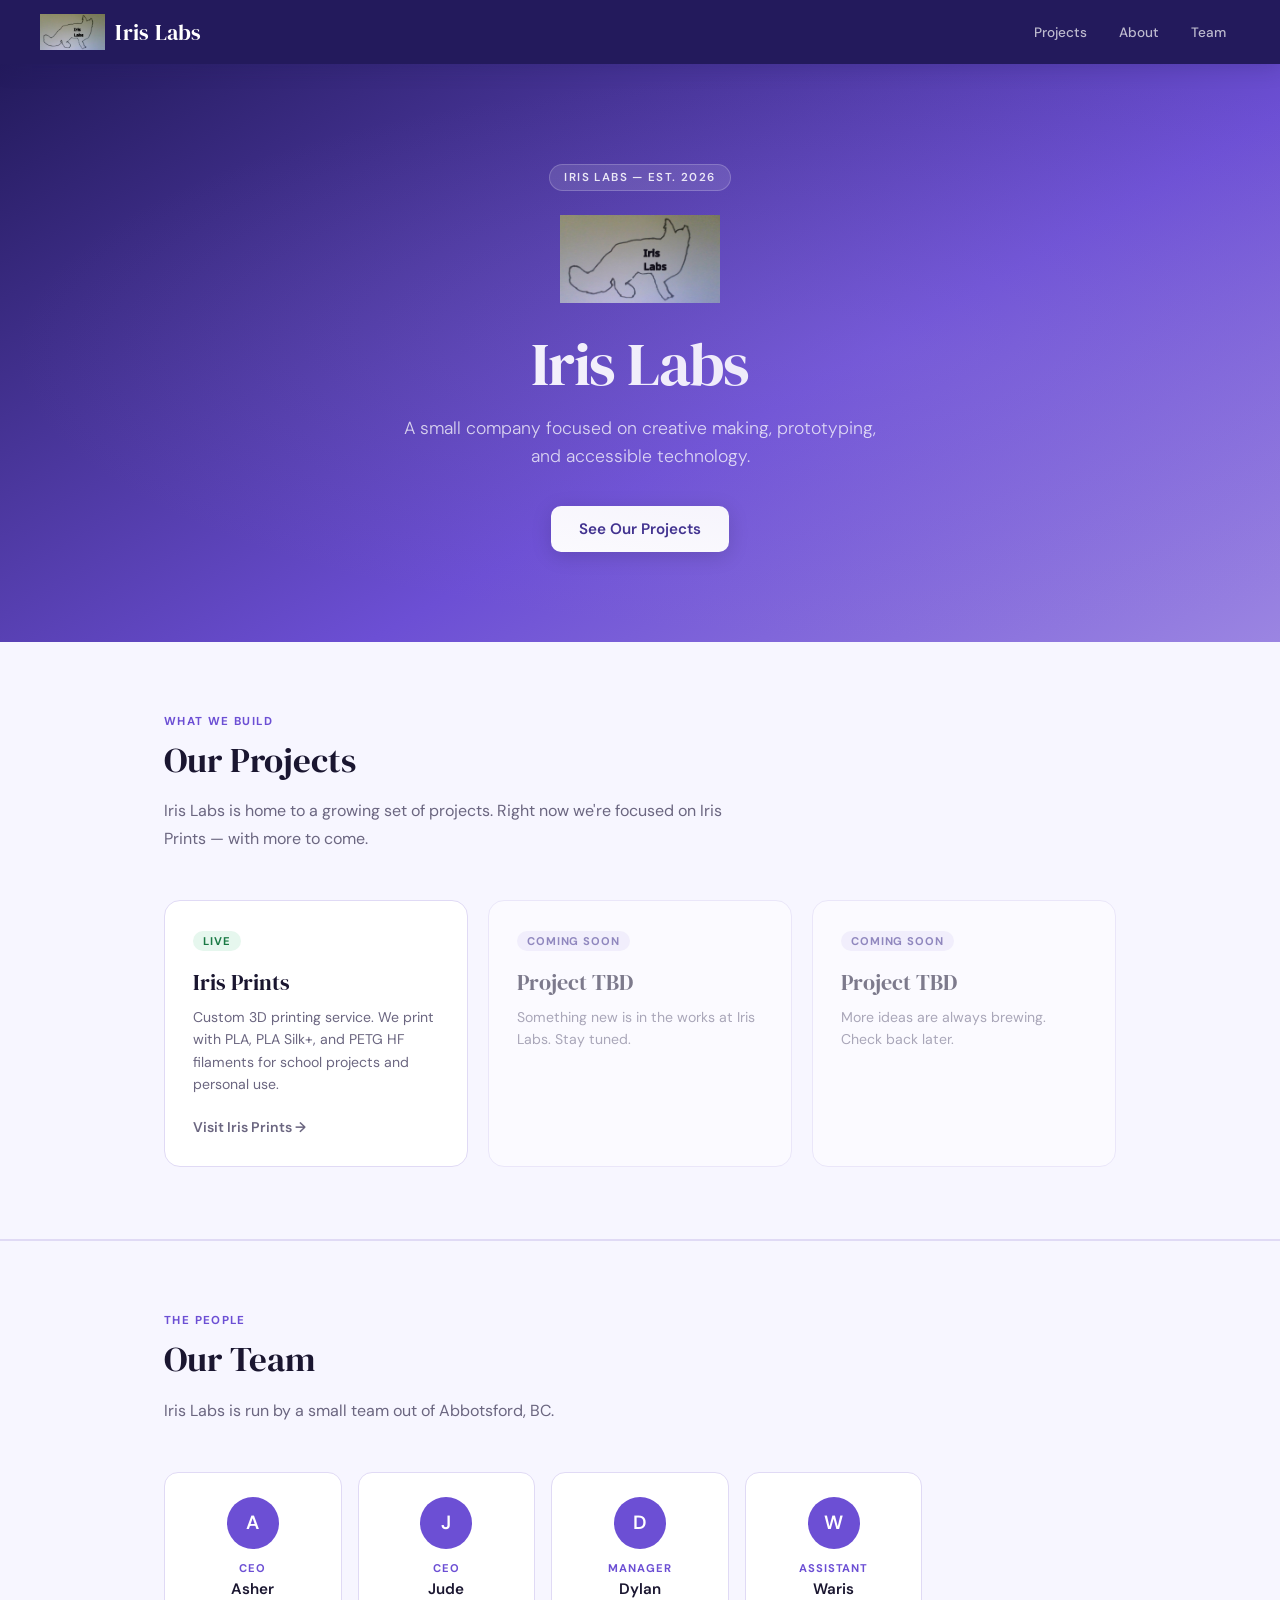
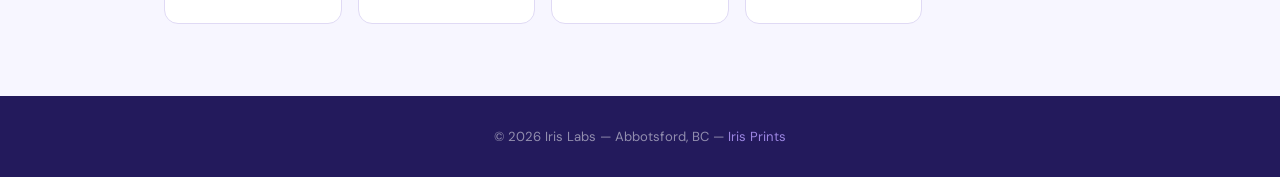
<file: index.html>
<!DOCTYPE html>
<html lang="en">
<head>
  <link rel="icon" type="image/png" href="assets/logo.png">
  <meta charset="UTF-8">
  <meta name="viewport" content="width=device-width, initial-scale=1.0">
  <title>Iris Labs</title>
  <link rel="stylesheet" href="style.css">
</head>
<body>

  <nav class="navbar">
    <a href="index.html" class="navbar-brand">
      <img src="assets/logo.png" alt="Iris Labs cat logo">
      Iris Labs
    </a>
    <div class="navbar-links">
      <a href="#projects">Projects</a>
      <a href="#about">About</a>
      <a href="#team">Team</a>
    </div>
  </nav>

  <!-- HERO -->
  <section class="hero">
    <div class="hero-eyebrow">Iris Labs — Est. 2026</div>
    <img src="assets/logo.png" alt="Iris Labs Logo" class="hero-logo">
    <h1>Iris Labs</h1>
    <p>A small company focused on creative making, prototyping, and accessible technology.</p>
    <a href="#projects" class="hero-cta">See Our Projects</a>
  </section>

  <!-- PROJECTS -->
  <section class="section" id="projects">
    <div class="container">
      <p class="section-label">What We Build</p>
      <h2>Our Projects</h2>
      <p class="section-intro">Iris Labs is home to a growing set of projects. Right now we're focused on Iris Prints — with more to come.</p>

      <div class="projects-grid">

        <a href="irisprints/index.html" class="project-card">
          <span class="project-tag tag-live">Live</span>
          <h3>Iris Prints</h3>
          <p>Custom 3D printing service. We print with PLA, PLA Silk+, and PETG HF filaments for school projects and personal use.</p>
          <p class="project-arrow">Visit Iris Prints →</p>
        </a>

        <div class="project-card coming-soon">
          <span class="project-tag tag-soon">Coming Soon</span>
          <h3>Project TBD</h3>
          <p>Something new is in the works at Iris Labs. Stay tuned.</p>
        </div>

        <div class="project-card coming-soon">
          <span class="project-tag tag-soon">Coming Soon</span>
          <h3>Project TBD</h3>
          <p>More ideas are always brewing. Check back later.</p>
        </div>

      </div>
    </div>
  </section>

  <hr class="divider">

  <hr class="divider">

  <!-- TEAM -->
  <section class="section" id="team">
    <div class="container">
      <p class="section-label">The People</p>
      <h2>Our Team</h2>
      <p class="section-intro">Iris Labs is run by a small team out of Abbotsford, BC.</p>

      <div class="team-grid">
        <div class="team-card">
          <div class="team-avatar">A</div>
          <p class="team-role">CEO</p>
          <p class="team-name">Asher</p>
        </div>
        <div class="team-card">
          <div class="team-avatar">J</div>
          <p class="team-role">CEO</p>
          <p class="team-name">Jude</p>
        </div>
        <div class="team-card">
          <div class="team-avatar">D</div>
          <p class="team-role">Manager</p>
          <p class="team-name">Dylan</p>
        </div>
        <div class="team-card">
          <div class="team-avatar">W</div>
          <p class="team-role">Assistant</p>
          <p class="team-name">Waris</p>
        </div>
      </div>
    </div>
  </section>

  <footer>
    &copy; 2026 Iris Labs &mdash; Abbotsford, BC &mdash; <a href="irisprints/index.html">Iris Prints</a>
  </footer>

</body>
</html>
</file>
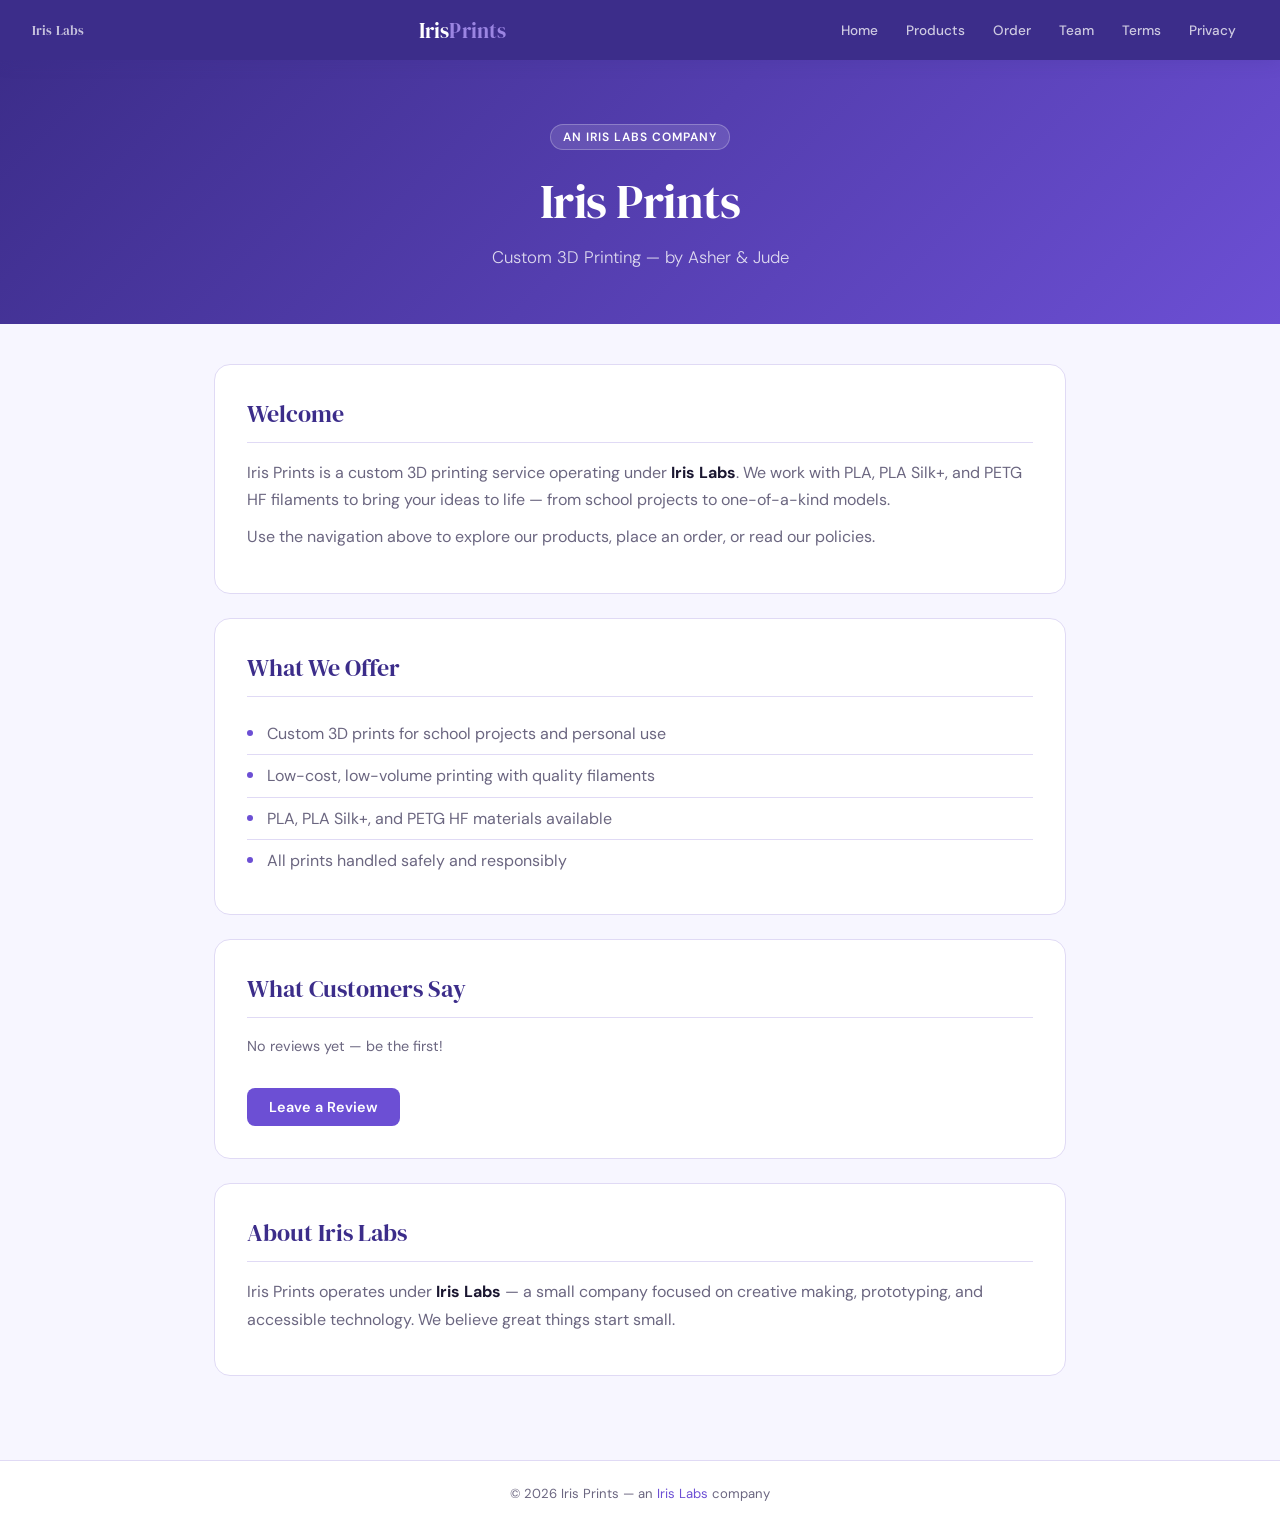
<file: irisprints/index.html>
<!DOCTYPE html>
<html lang="en">
<head>
  <link rel="icon" type="image/png" href="../assets/logo.png">
  <meta charset="UTF-8">
  <meta name="viewport" content="width=device-width, initial-scale=1.0">
  <title>Iris Prints — Home</title>
  <link rel="stylesheet" href="style.css">
</head>
<body>

  <nav class="navbar">
    <a href="../" class="navbar-brand" style="opacity:0.7;font-size:0.8rem;margin-right:12px;">Iris Labs</a><a href="index.html" class="navbar-brand">Iris<span>Prints</span></a>
    <div class="navbar-links">
      <a href="index.html">Home</a>
      <a href="products.html">Products</a>
      <a href="orders.html">Order</a>
      <a href="employees.html">Team</a>
      <a href="terms.html">Terms</a>
      <a href="privacy.html">Privacy</a>
    </div>
  </nav>

  <header>
    <div class="iris-badge">An Iris Labs Company</div>
    <h1>Iris Prints</h1>
    <p>Custom 3D Printing — by Asher &amp; Jude</p>
  </header>

  <main>
    <section>
      <h2>Welcome</h2>
      <p>Iris Prints is a custom 3D printing service operating under <strong>Iris Labs</strong>. We work with PLA, PLA Silk+, and PETG HF filaments to bring your ideas to life — from school projects to one-of-a-kind models.</p>
      <p>Use the navigation above to explore our products, place an order, or read our policies.</p>
    </section>

    <section>
      <h2>What We Offer</h2>
      <ul>
        <li>Custom 3D prints for school projects and personal use</li>
        <li>Low-cost, low-volume printing with quality filaments</li>
        <li>PLA, PLA Silk+, and PETG HF materials available</li>
        <li>All prints handled safely and responsibly</li>
      </ul>
    </section>

    <section>
      <h2>What Customers Say</h2>
      <div class="reviews-grid" id="reviews-grid">
        <p style="color:var(--muted); font-size:0.9rem;">No reviews yet — be the first!</p>
      </div>
      <div style="margin-top:20px;">
        <a href="https://docs.google.com/forms/d/e/1FAIpQLSf_dhBID1dhFHoRYi57mLxouZFIicml9muwl80RB4jFzuhenQ/viewform?usp=header" target="_blank" class="review-btn">Leave a Review</a>
      </div>
    </section>

    <section>
      <h2>About Iris Labs</h2>
      <p>Iris Prints operates under <strong>Iris Labs</strong> — a small company focused on creative making, prototyping, and accessible technology. We believe great things start small.</p>
    </section>
  </main>

  <footer>
    &copy; 2026 Iris Prints &mdash; an <a href="#">Iris Labs</a> company
  </footer>

</body>
</html>
</file>
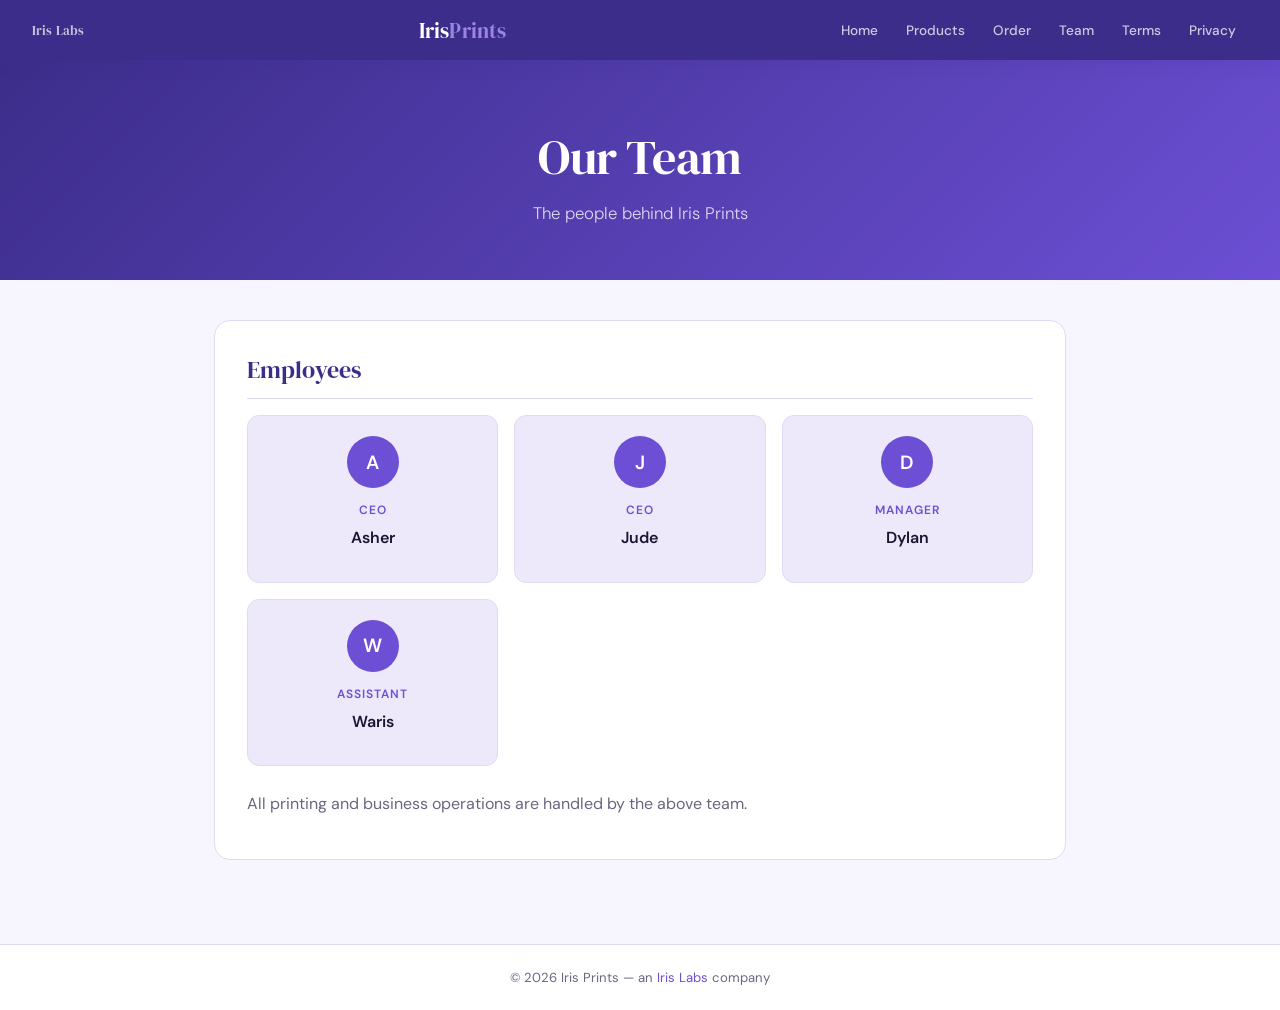
<file: irisprints/employees.html>
<!DOCTYPE html>
<html lang="en">
<head>
  <link rel="icon" type="image/png" href="../assets/logo.png">
  <meta charset="UTF-8">
  <meta name="viewport" content="width=device-width, initial-scale=1.0">
  <title>Iris Prints — Team</title>
  <link rel="stylesheet" href="style.css">
</head>
<body>

  <nav class="navbar">
    <a href="../" class="navbar-brand" style="opacity:0.7;font-size:0.8rem;margin-right:12px;">Iris Labs</a><a href="index.html" class="navbar-brand">Iris<span>Prints</span></a>
    <div class="navbar-links">
      <a href="index.html">Home</a>
      <a href="products.html">Products</a>
      <a href="orders.html">Order</a>
      <a href="employees.html">Team</a>
      <a href="terms.html">Terms</a>
      <a href="privacy.html">Privacy</a>
    </div>
  </nav>

  <header>
    <h1>Our Team</h1>
    <p>The people behind Iris Prints</p>
  </header>

  <main>
    <section>
      <h2>Employees</h2>
      <div class="employee-list">

        <div class="employee-card">
          <div class="employee-avatar">A</div>
          <p class="role">CEO</p>
          <p class="name">Asher</p>
        </div>

        <div class="employee-card">
          <div class="employee-avatar">J</div>
          <p class="role">CEO</p>
          <p class="name">Jude</p>
        </div>

        <div class="employee-card">
          <div class="employee-avatar">D</div>
          <p class="role">Manager</p>
          <p class="name">Dylan</p>
        </div>

        <div class="employee-card">
          <div class="employee-avatar">W</div>
          <p class="role">Assistant</p>
          <p class="name">Waris</p>
        </div>

      </div>
      <p style="margin-top: 24px;">All printing and business operations are handled by the above team.</p>
    </section>
  </main>

  <footer>
    &copy; 2026 Iris Prints &mdash; an <a href="#">Iris Labs</a> company
  </footer>

</body>
</html>
</file>
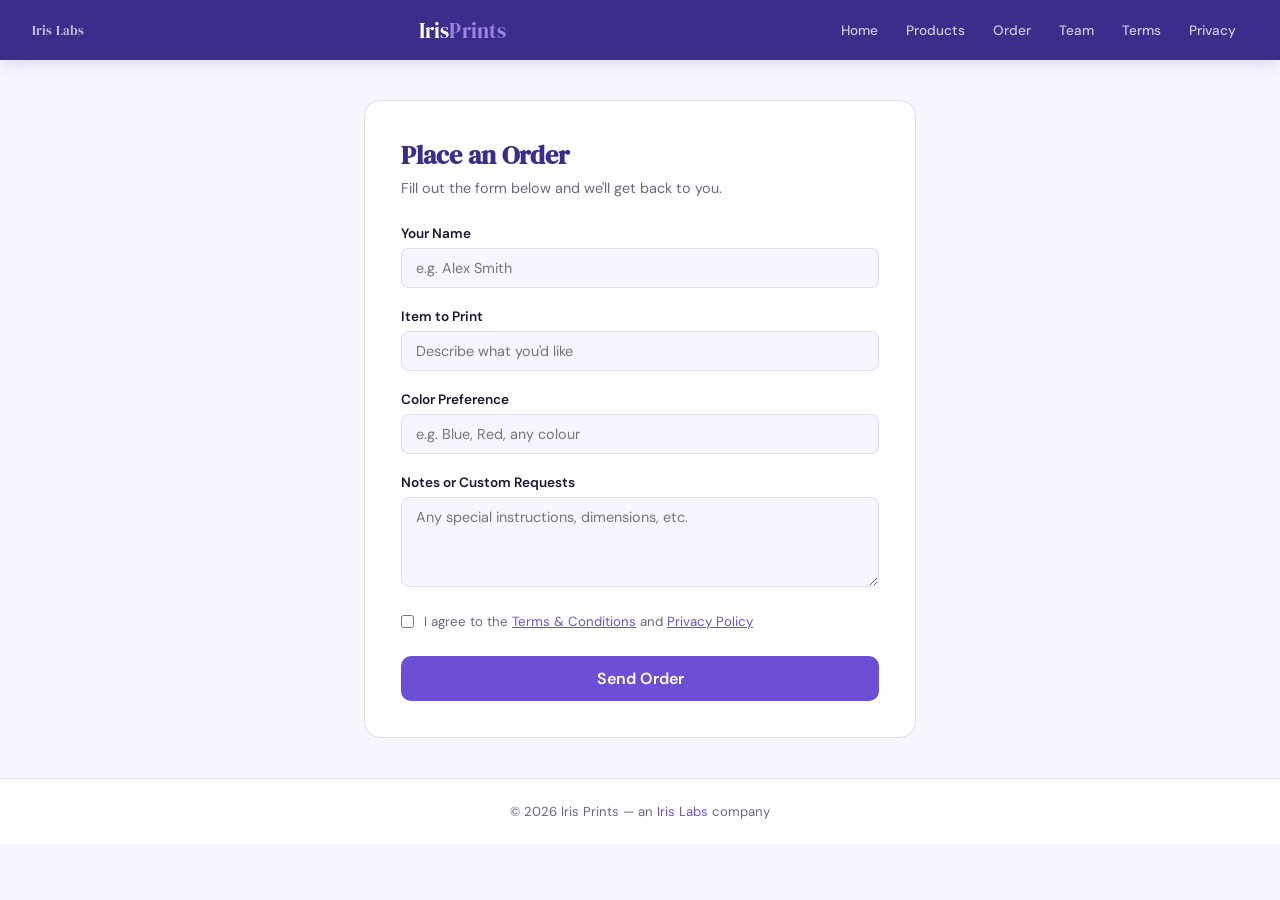
<file: irisprints/orders.html>
<!DOCTYPE html>
<html lang="en">
<head>
  <link rel="icon" type="image/png" href="../assets/logo.png">
  <meta charset="UTF-8">
  <meta name="viewport" content="width=device-width, initial-scale=1.0">
  <title>Iris Prints — Place an Order</title>
  <link rel="stylesheet" href="style.css">
</head>
<body>

  <nav class="navbar">
    <a href="../" class="navbar-brand" style="opacity:0.7;font-size:0.8rem;margin-right:12px;">Iris Labs</a><a href="index.html" class="navbar-brand">Iris<span>Prints</span></a>
    <div class="navbar-links">
      <a href="index.html">Home</a>
      <a href="products.html">Products</a>
      <a href="orders.html">Order</a>
      <a href="employees.html">Team</a>
      <a href="terms.html">Terms</a>
      <a href="privacy.html">Privacy</a>
    </div>
  </nav>

  <div class="order-wrap">
    <div class="form-card">
      <h2>Place an Order</h2>
      <p class="subtitle">Fill out the form below and we'll get back to you.</p>

      <form action="https://formspree.io/f/xpqovwpe" method="POST">
        <input type="hidden" name="_subject" value="New Iris Prints Order">

        <div class="form-group">
          <label for="name">Your Name</label>
          <input type="text" id="name" name="name" placeholder="e.g. Alex Smith" required>
        </div>

        <div class="form-group">
          <label for="item">Item to Print</label>
          <input type="text" id="item" name="item" placeholder="Describe what you'd like" required>
        </div>

        <div class="form-group">
          <label for="color">Color Preference</label>
          <input type="text" id="color" name="color" placeholder="e.g. Blue, Red, any colour">
        </div>

        <div class="form-group">
          <label for="notes">Notes or Custom Requests</label>
          <textarea id="notes" name="notes" placeholder="Any special instructions, dimensions, etc."></textarea>
        </div>

        <div class="checkbox-row">
          <input type="checkbox" id="agree" required>
          <label for="agree">
            I agree to the <a href="terms.html">Terms &amp; Conditions</a> and <a href="privacy.html">Privacy Policy</a>
          </label>
        </div>

        <button type="submit" class="btn-submit">Send Order</button>
      </form>
    </div>
  </div>

  <footer>
    &copy; 2026 Iris Prints &mdash; an <a href="#">Iris Labs</a> company
  </footer>

</body>
</html>
</file>
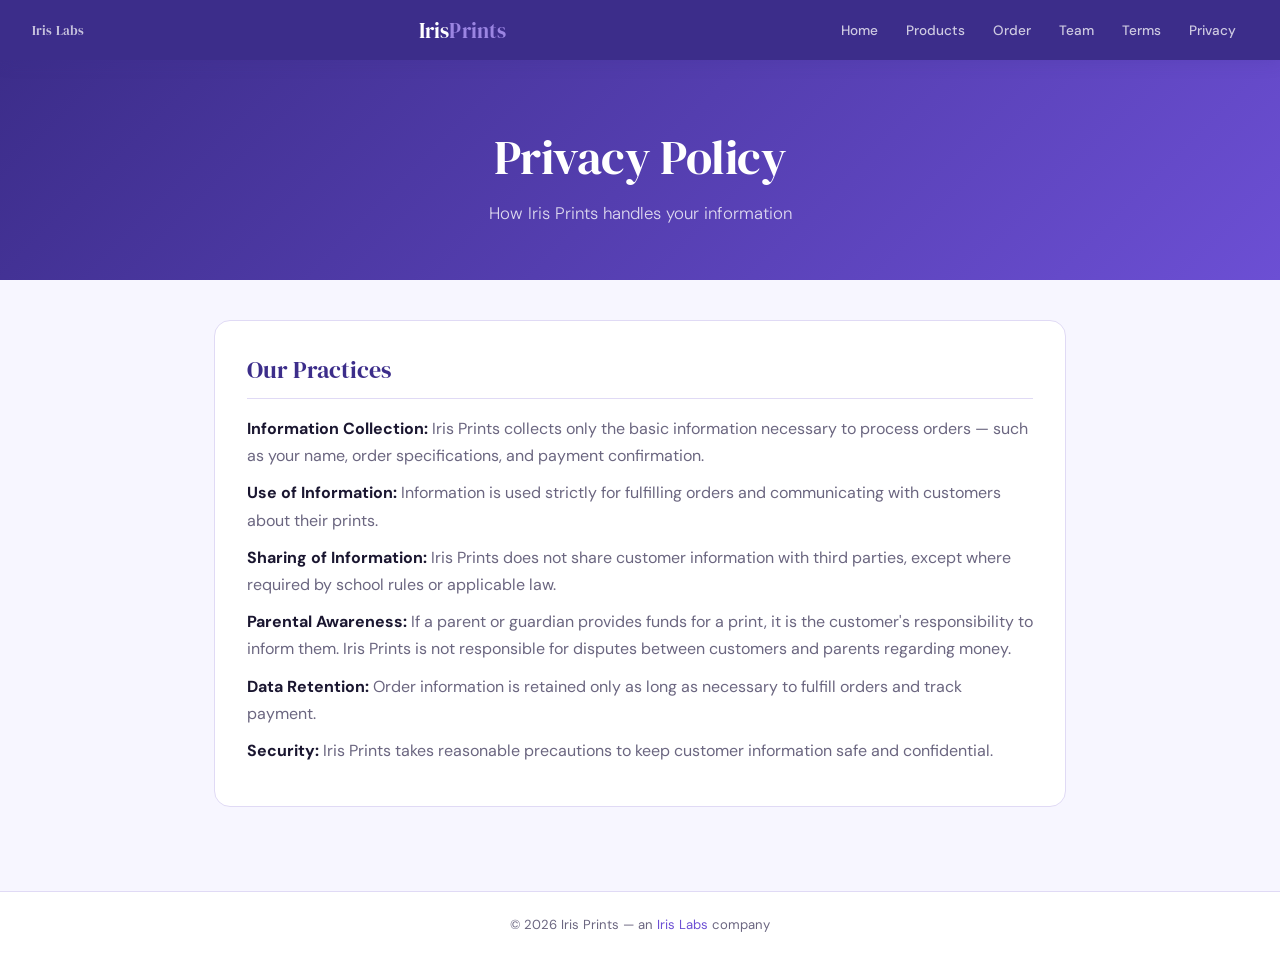
<file: irisprints/privacy.html>
<!DOCTYPE html>
<html lang="en">
<head>
  <link rel="icon" type="image/png" href="../assets/logo.png">
  <meta charset="UTF-8">
  <meta name="viewport" content="width=device-width, initial-scale=1.0">
  <title>Iris Prints — Privacy Policy</title>
  <link rel="stylesheet" href="style.css">
</head>
<body>

  <nav class="navbar">
    <a href="../" class="navbar-brand" style="opacity:0.7;font-size:0.8rem;margin-right:12px;">Iris Labs</a><a href="index.html" class="navbar-brand">Iris<span>Prints</span></a>
    <div class="navbar-links">
      <a href="index.html">Home</a>
      <a href="products.html">Products</a>
      <a href="orders.html">Order</a>
      <a href="employees.html">Team</a>
      <a href="terms.html">Terms</a>
      <a href="privacy.html">Privacy</a>
    </div>
  </nav>

  <header>
    <h1>Privacy Policy</h1>
    <p>How Iris Prints handles your information</p>
  </header>

  <main>
    <section>
      <h2>Our Practices</h2>
      <p><strong>Information Collection:</strong> Iris Prints collects only the basic information necessary to process orders — such as your name, order specifications, and payment confirmation.</p>
      <p><strong>Use of Information:</strong> Information is used strictly for fulfilling orders and communicating with customers about their prints.</p>
      <p><strong>Sharing of Information:</strong> Iris Prints does not share customer information with third parties, except where required by school rules or applicable law.</p>
      <p><strong>Parental Awareness:</strong> If a parent or guardian provides funds for a print, it is the customer's responsibility to inform them. Iris Prints is not responsible for disputes between customers and parents regarding money.</p>
      <p><strong>Data Retention:</strong> Order information is retained only as long as necessary to fulfill orders and track payment.</p>
      <p><strong>Security:</strong> Iris Prints takes reasonable precautions to keep customer information safe and confidential.</p>
    </section>
  </main>

  <footer>
    &copy; 2026 Iris Prints &mdash; an <a href="#">Iris Labs</a> company
  </footer>

</body>
</html>
</file>
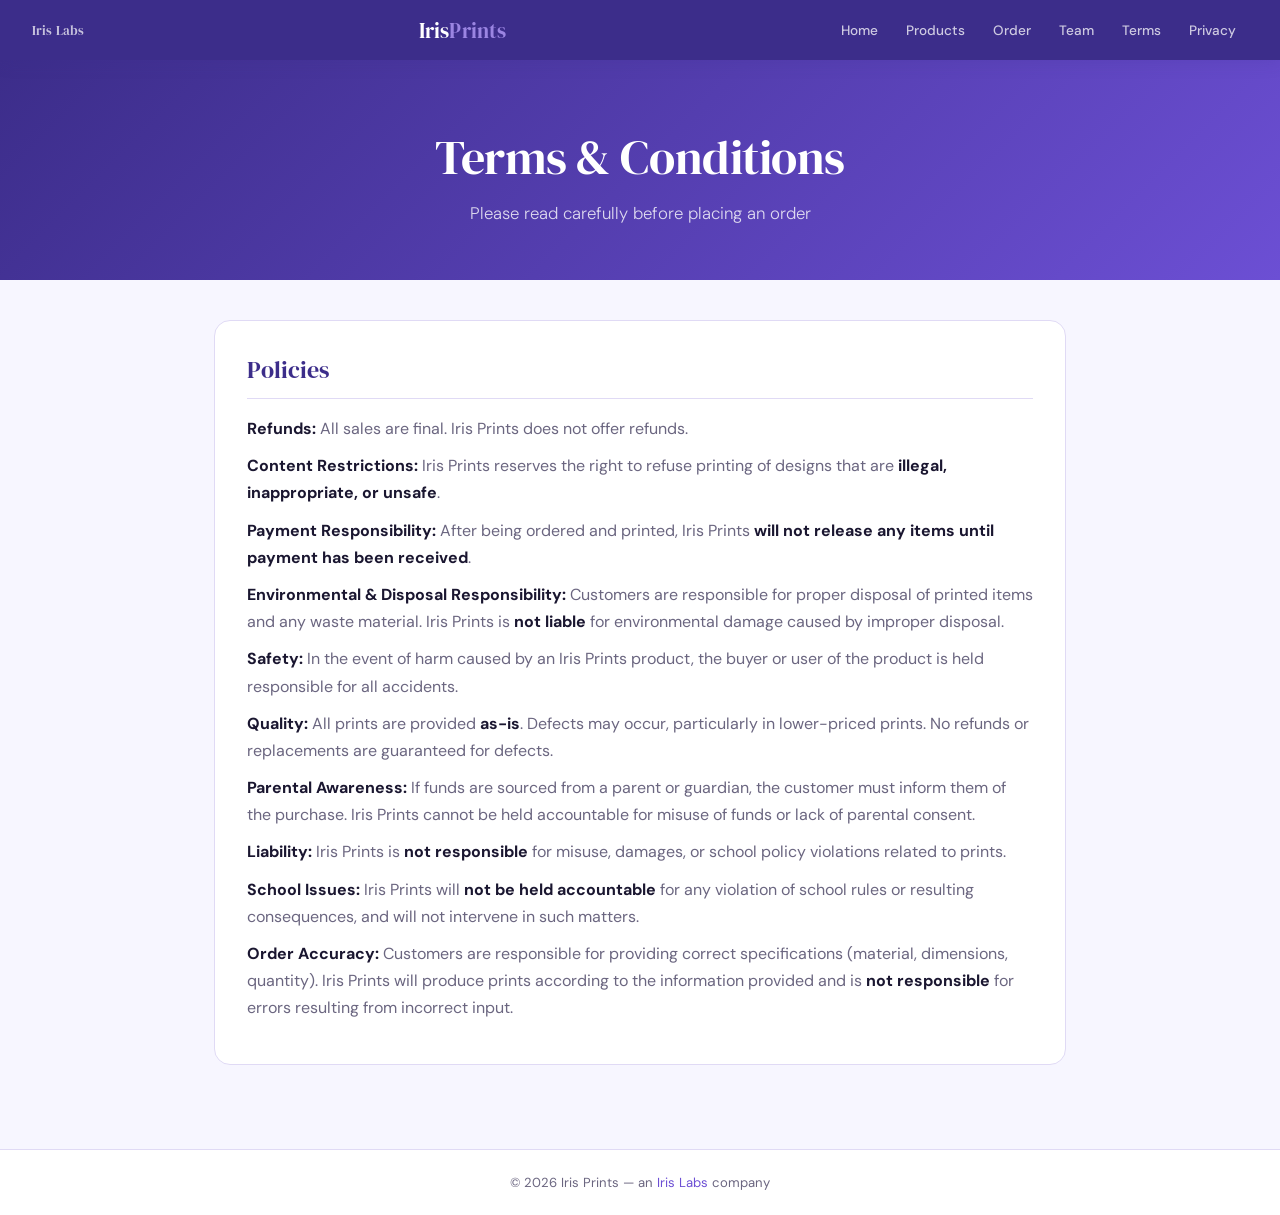
<file: irisprints/terms.html>
<!DOCTYPE html>
<html lang="en">
<head>
  <link rel="icon" type="image/png" href="../assets/logo.png">
  <meta charset="UTF-8">
  <meta name="viewport" content="width=device-width, initial-scale=1.0">
  <title>Iris Prints — Terms &amp; Conditions</title>
  <link rel="stylesheet" href="style.css">
</head>
<body>

  <nav class="navbar">
    <a href="../" class="navbar-brand" style="opacity:0.7;font-size:0.8rem;margin-right:12px;">Iris Labs</a><a href="index.html" class="navbar-brand">Iris<span>Prints</span></a>
    <div class="navbar-links">
      <a href="index.html">Home</a>
      <a href="products.html">Products</a>
      <a href="orders.html">Order</a>
      <a href="employees.html">Team</a>
      <a href="terms.html">Terms</a>
      <a href="privacy.html">Privacy</a>
    </div>
  </nav>

  <header>
    <h1>Terms &amp; Conditions</h1>
    <p>Please read carefully before placing an order</p>
  </header>

  <main>
    <section>
      <h2>Policies</h2>
      <p><strong>Refunds:</strong> All sales are final. Iris Prints does not offer refunds.</p>
      <p><strong>Content Restrictions:</strong> Iris Prints reserves the right to refuse printing of designs that are <strong>illegal, inappropriate, or unsafe</strong>.</p>
      <p><strong>Payment Responsibility:</strong> After being ordered and printed, Iris Prints <strong>will not release any items until payment has been received</strong>.</p>
      <p><strong>Environmental &amp; Disposal Responsibility:</strong> Customers are responsible for proper disposal of printed items and any waste material. Iris Prints is <strong>not liable</strong> for environmental damage caused by improper disposal.</p>
      <p><strong>Safety:</strong> In the event of harm caused by an Iris Prints product, the buyer or user of the product is held responsible for all accidents.</p>
      <p><strong>Quality:</strong> All prints are provided <strong>as-is</strong>. Defects may occur, particularly in lower-priced prints. No refunds or replacements are guaranteed for defects.</p>
      <p><strong>Parental Awareness:</strong> If funds are sourced from a parent or guardian, the customer must inform them of the purchase. Iris Prints cannot be held accountable for misuse of funds or lack of parental consent.</p>
      <p><strong>Liability:</strong> Iris Prints is <strong>not responsible</strong> for misuse, damages, or school policy violations related to prints.</p>
      <p><strong>School Issues:</strong> Iris Prints will <strong>not be held accountable</strong> for any violation of school rules or resulting consequences, and will not intervene in such matters.</p>
      <p><strong>Order Accuracy:</strong> Customers are responsible for providing correct specifications (material, dimensions, quantity). Iris Prints will produce prints according to the information provided and is <strong>not responsible</strong> for errors resulting from incorrect input.</p>
    </section>
  </main>

  <footer>
    &copy; 2026 Iris Prints &mdash; an <a href="#">Iris Labs</a> company
  </footer>

</body>
</html>
</file>
<file: style.css>
@import url('https://fonts.googleapis.com/css2?family=DM+Serif+Display&family=DM+Sans:ital,wght@0,300;0,400;0,500;0,600;1,300&display=swap');

*, *::before, *::after { box-sizing: border-box; margin: 0; padding: 0; }

:root {
  --iris:       #6C4FD4;
  --iris-light: #EDE9FA;
  --iris-mid:   #9B85E2;
  --iris-dark:  #3C2D8A;
  --iris-deep:  #231A5C;
  --surface:    #F7F6FF;
  --white:      #ffffff;
  --text:       #1A1630;
  --muted:      #6B6680;
  --border:     #E0DAF5;
}

html { scroll-behavior: smooth; }

body {
  font-family: 'DM Sans', sans-serif;
  background: var(--surface);
  color: var(--text);
  min-height: 100vh;
}

/* ── NAVBAR ─────────────────────────────── */
.navbar {
  background: var(--iris-deep);
  display: flex;
  align-items: center;
  justify-content: space-between;
  padding: 0 40px;
  height: 64px;
  position: sticky;
  top: 0;
  z-index: 1000;
  box-shadow: 0 2px 20px rgba(35,26,92,0.25);
}

.navbar-brand {
  font-family: 'DM Serif Display', serif;
  font-size: 1.4rem;
  color: #fff;
  text-decoration: none;
  letter-spacing: 0.01em;
  display: flex;
  align-items: center;
  gap: 10px;
}

.navbar-brand img {
  height: 36px;
  width: auto;
}

.navbar-links { display: flex; gap: 4px; }

.navbar-links a {
  color: rgba(255,255,255,0.7);
  text-decoration: none;
  font-size: 0.85rem;
  font-weight: 500;
  padding: 7px 14px;
  border-radius: 6px;
  transition: background 0.2s, color 0.2s;
}

.navbar-links a:hover {
  background: rgba(255,255,255,0.1);
  color: #fff;
}

/* ── HERO ────────────────────────────────── */
.hero {
  background: linear-gradient(150deg, var(--iris-deep) 0%, var(--iris) 60%, var(--iris-mid) 100%);
  color: white;
  padding: 100px 40px 90px;
  text-align: center;
  position: relative;
  overflow: hidden;
}

.hero::before {
  content: '';
  position: absolute;
  inset: 0;
  background: radial-gradient(ellipse at 70% 50%, rgba(155,133,226,0.2) 0%, transparent 70%);
  pointer-events: none;
}

.hero-eyebrow {
  display: inline-block;
  background: rgba(255,255,255,0.12);
  border: 1px solid rgba(255,255,255,0.2);
  color: rgba(255,255,255,0.9);
  font-size: 0.72rem;
  font-weight: 600;
  letter-spacing: 0.12em;
  text-transform: uppercase;
  padding: 5px 14px;
  border-radius: 100px;
  margin-bottom: 24px;
}

.hero-logo {
  width: 160px;
  height: auto;
  margin: 0 auto 28px;
  display: block;
}

.hero h1 {
  font-family: 'DM Serif Display', serif;
  font-size: 3.8rem;
  font-weight: 400;
  letter-spacing: -0.02em;
  margin-bottom: 16px;
  line-height: 1.1;
}

.hero p {
  font-size: 1.1rem;
  opacity: 0.75;
  font-weight: 300;
  max-width: 480px;
  margin: 0 auto 36px;
  line-height: 1.6;
}

.hero-cta {
  display: inline-block;
  background: white;
  color: var(--iris-dark);
  font-weight: 600;
  font-size: 0.95rem;
  padding: 13px 28px;
  border-radius: 10px;
  text-decoration: none;
  transition: transform 0.2s, box-shadow 0.2s;
  box-shadow: 0 4px 20px rgba(0,0,0,0.15);
}

.hero-cta:hover {
  transform: translateY(-2px);
  box-shadow: 0 8px 28px rgba(0,0,0,0.2);
}

/* ── SECTIONS ────────────────────────────── */
.container {
  max-width: 1000px;
  margin: 0 auto;
  padding: 0 24px;
}

.section {
  padding: 72px 0;
}

.section-label {
  font-size: 0.72rem;
  font-weight: 700;
  letter-spacing: 0.12em;
  text-transform: uppercase;
  color: var(--iris);
  margin-bottom: 10px;
}

.section h2 {
  font-family: 'DM Serif Display', serif;
  font-size: 2.2rem;
  font-weight: 400;
  color: var(--text);
  margin-bottom: 16px;
  line-height: 1.2;
}

.section-intro {
  font-size: 1rem;
  color: var(--muted);
  line-height: 1.7;
  max-width: 560px;
  margin-bottom: 48px;
}

.divider {
  border: none;
  border-top: 1px solid var(--border);
}

/* ── PROJECTS GRID ───────────────────────── */
.projects-grid {
  display: grid;
  grid-template-columns: repeat(auto-fill, minmax(280px, 1fr));
  gap: 20px;
}

.project-card {
  background: var(--white);
  border: 1px solid var(--border);
  border-radius: 16px;
  padding: 28px;
  text-decoration: none;
  color: inherit;
  transition: transform 0.2s, box-shadow 0.2s;
  display: block;
}

.project-card:hover {
  transform: translateY(-3px);
  box-shadow: 0 10px 30px rgba(108,79,212,0.12);
}

.project-card.coming-soon {
  opacity: 0.55;
  cursor: default;
  pointer-events: none;
}

.project-tag {
  display: inline-block;
  font-size: 0.7rem;
  font-weight: 700;
  letter-spacing: 0.08em;
  text-transform: uppercase;
  padding: 3px 10px;
  border-radius: 100px;
  margin-bottom: 16px;
}

.tag-live {
  background: #E6F7EE;
  color: #1a7a45;
}

.tag-soon {
  background: var(--iris-light);
  color: var(--iris-dark);
}

.project-card h3 {
  font-family: 'DM Serif Display', serif;
  font-size: 1.4rem;
  font-weight: 400;
  color: var(--text);
  margin-bottom: 8px;
}

.project-card p {
  font-size: 0.88rem;
  color: var(--muted);
  line-height: 1.6;
}

.project-arrow {
  margin-top: 20px;
  font-size: 0.85rem;
  font-weight: 600;
  color: var(--iris);
}

/* ── ABOUT ───────────────────────────────── */
.about-grid {
  display: grid;
  grid-template-columns: repeat(auto-fill, minmax(220px, 1fr));
  gap: 16px;
  margin-top: 40px;
}

.about-card {
  background: var(--white);
  border: 1px solid var(--border);
  border-radius: 14px;
  padding: 24px;
}

.about-card-icon {
  width: 36px;
  height: 36px;
  background: var(--iris-light);
  border-radius: 8px;
  display: flex;
  align-items: center;
  justify-content: center;
  margin-bottom: 14px;
  font-size: 18px;
}

.about-card h4 {
  font-size: 0.95rem;
  font-weight: 600;
  color: var(--text);
  margin-bottom: 6px;
}

.about-card p {
  font-size: 0.83rem;
  color: var(--muted);
  line-height: 1.6;
}

/* ── TEAM ────────────────────────────────── */
.team-grid {
  display: grid;
  grid-template-columns: repeat(auto-fill, minmax(160px, 1fr));
  gap: 16px;
  margin-top: 40px;
}

.team-card {
  background: var(--white);
  border: 1px solid var(--border);
  border-radius: 14px;
  padding: 24px 16px;
  text-align: center;
}

.team-avatar {
  width: 52px;
  height: 52px;
  border-radius: 50%;
  background: var(--iris);
  color: white;
  font-size: 1.2rem;
  font-weight: 600;
  display: flex;
  align-items: center;
  justify-content: center;
  margin: 0 auto 12px;
}

.team-role {
  font-size: 0.7rem;
  font-weight: 700;
  letter-spacing: 0.08em;
  text-transform: uppercase;
  color: var(--iris);
  margin-bottom: 4px;
}

.team-name {
  font-weight: 600;
  font-size: 0.95rem;
  color: var(--text);
}

/* ── FOOTER ──────────────────────────────── */
footer {
  background: var(--iris-deep);
  color: rgba(255,255,255,0.5);
  text-align: center;
  padding: 32px 24px;
  font-size: 0.82rem;
}

footer a {
  color: var(--iris-mid);
  text-decoration: none;
}

footer a:hover { text-decoration: underline; }

@media (max-width: 600px) {
  .hero h1 { font-size: 2.4rem; }
  .navbar { padding: 0 16px; }
  .section { padding: 48px 0; }
}
</file>
<file: irisprints/style.css>
@import url('https://fonts.googleapis.com/css2?family=DM+Serif+Display&family=DM+Sans:wght@300;400;500;600&display=swap');

*, *::before, *::after { box-sizing: border-box; margin: 0; padding: 0; }

:root {
  --iris: #6C4FD4;
  --iris-light: #EDE9FA;
  --iris-mid: #9B85E2;
  --iris-dark: #3C2D8A;
  --surface: #F7F6FF;
  --white: #ffffff;
  --text: #1A1630;
  --muted: #6B6680;
  --border: #E0DAF5;
  --green: #27ae60;
}

html { scroll-behavior: smooth; }

body {
  font-family: 'DM Sans', sans-serif;
  background: var(--surface);
  color: var(--text);
  min-height: 100vh;
}

/* ── NAVBAR ─────────────────────────────── */
.navbar {
  background: var(--iris-dark);
  display: flex;
  align-items: center;
  justify-content: space-between;
  padding: 0 32px;
  height: 60px;
  position: sticky;
  top: 0;
  z-index: 1000;
  box-shadow: 0 2px 16px rgba(60,45,138,0.18);
}

.navbar-brand {
  font-family: 'DM Serif Display', serif;
  font-size: 1.3rem;
  color: #fff;
  text-decoration: none;
  letter-spacing: 0.01em;
}

.navbar-brand span {
  color: var(--iris-mid);
}

.navbar-links {
  display: flex;
  gap: 4px;
}

.navbar a:not(.navbar-brand) {
  color: rgba(255,255,255,0.75);
  text-decoration: none;
  font-size: 0.85rem;
  font-weight: 500;
  padding: 6px 12px;
  border-radius: 6px;
  transition: background 0.2s, color 0.2s;
}

.navbar a:not(.navbar-brand):hover {
  background: rgba(255,255,255,0.12);
  color: #fff;
}

/* ── HEADER / HERO ───────────────────────── */
header {
  background: linear-gradient(135deg, var(--iris-dark) 0%, var(--iris) 100%);
  color: white;
  padding: 64px 40px 56px;
  text-align: center;
}

header h1 {
  font-family: 'DM Serif Display', serif;
  font-size: 3rem;
  font-weight: 400;
  letter-spacing: -0.01em;
  margin-bottom: 12px;
}

header p {
  font-size: 1.05rem;
  opacity: 0.8;
  font-weight: 300;
}

.iris-badge {
  display: inline-block;
  background: rgba(255,255,255,0.12);
  border: 1px solid rgba(255,255,255,0.25);
  color: white;
  font-size: 0.75rem;
  font-weight: 600;
  letter-spacing: 0.08em;
  text-transform: uppercase;
  padding: 4px 12px;
  border-radius: 100px;
  margin-bottom: 18px;
}

/* ── CONTENT ─────────────────────────────── */
main {
  max-width: 900px;
  margin: 0 auto;
  padding: 40px 24px 60px;
}

section {
  background: var(--white);
  border: 1px solid var(--border);
  border-radius: 16px;
  padding: 32px;
  margin-bottom: 24px;
}

section h2 {
  font-family: 'DM Serif Display', serif;
  font-size: 1.5rem;
  font-weight: 400;
  color: var(--iris-dark);
  margin-bottom: 16px;
  padding-bottom: 12px;
  border-bottom: 1px solid var(--border);
}

section p {
  line-height: 1.7;
  color: var(--muted);
  margin-bottom: 10px;
}

section p strong {
  color: var(--text);
}

section ul {
  list-style: none;
  padding: 0;
}

section ul li {
  padding: 8px 0 8px 20px;
  position: relative;
  color: var(--muted);
  border-bottom: 1px solid var(--border);
  line-height: 1.6;
}

section ul li:last-child { border-bottom: none; }

section ul li::before {
  content: '';
  position: absolute;
  left: 0;
  top: 17px;
  width: 6px;
  height: 6px;
  background: var(--iris);
  border-radius: 50%;
}

section ul li strong { color: var(--text); }

/* ── FOOTER ──────────────────────────────── */
footer {
  text-align: center;
  padding: 24px;
  font-size: 0.82rem;
  color: var(--muted);
  border-top: 1px solid var(--border);
  background: var(--white);
}

footer a { color: var(--iris); text-decoration: none; }
footer a:hover { text-decoration: underline; }

/* ── PRODUCT GRID ────────────────────────── */
.product-grid {
  display: grid;
  grid-template-columns: repeat(3, 1fr);
  gap: 20px;
  padding: 32px 24px;
  max-width: 960px;
  margin: 0 auto;
}

.product-card {
  background: var(--white);
  border: 1px solid var(--border);
  border-radius: 14px;
  overflow: hidden;
  transition: transform 0.2s, box-shadow 0.2s;
}

.product-card:hover {
  transform: translateY(-3px);
  box-shadow: 0 8px 24px rgba(108,79,212,0.13);
}

.product-card img {
  width: 100%;
  height: 180px;
  object-fit: contain;
  background: var(--iris-light);
  display: block;
}

.product-card-body {
  padding: 16px;
}

.product-card h3 {
  font-size: 0.95rem;
  font-weight: 600;
  color: var(--text);
  margin-bottom: 4px;
}

.product-desc {
  font-size: 0.83rem;
  color: var(--muted);
  margin-bottom: 10px;
}

.product-price {
  font-size: 1rem;
  font-weight: 600;
  color: var(--iris);
}

/* ── EMPLOYEES ───────────────────────────── */
.employee-list {
  display: grid;
  grid-template-columns: repeat(auto-fill, minmax(200px, 1fr));
  gap: 16px;
}

.employee-card {
  background: var(--iris-light);
  border: 1px solid var(--border);
  border-radius: 12px;
  padding: 20px;
  text-align: center;
}

.employee-avatar {
  width: 52px;
  height: 52px;
  border-radius: 50%;
  background: var(--iris);
  color: white;
  font-size: 1.2rem;
  font-weight: 600;
  display: flex;
  align-items: center;
  justify-content: center;
  margin: 0 auto 12px;
}

.employee-card .role {
  font-size: 0.75rem;
  text-transform: uppercase;
  letter-spacing: 0.08em;
  color: var(--iris);
  font-weight: 600;
  margin-bottom: 4px;
}

.employee-card .name {
  font-weight: 600;
  color: var(--text);
}

/* ── ORDER FORM ──────────────────────────── */
.order-wrap {
  max-width: 600px;
  margin: 40px auto;
  padding: 0 24px;
}

.form-card {
  background: var(--white);
  border: 1px solid var(--border);
  border-radius: 16px;
  padding: 36px;
}

.form-card h2 {
  font-family: 'DM Serif Display', serif;
  font-size: 1.6rem;
  color: var(--iris-dark);
  margin-bottom: 6px;
}

.form-card .subtitle {
  color: var(--muted);
  font-size: 0.9rem;
  margin-bottom: 28px;
}

.form-group {
  margin-bottom: 20px;
}

.form-group label {
  display: block;
  font-size: 0.85rem;
  font-weight: 600;
  color: var(--text);
  margin-bottom: 6px;
}

.form-group input,
.form-group textarea,
.form-group select {
  width: 100%;
  padding: 10px 14px;
  border: 1px solid var(--border);
  border-radius: 8px;
  font-family: 'DM Sans', sans-serif;
  font-size: 0.9rem;
  background: var(--surface);
  color: var(--text);
  transition: border-color 0.2s;
  outline: none;
}

.form-group input:focus,
.form-group textarea:focus {
  border-color: var(--iris);
  background: var(--white);
}

.form-group textarea { resize: vertical; min-height: 90px; }

.checkbox-row {
  display: flex;
  align-items: flex-start;
  gap: 10px;
  margin-bottom: 24px;
}

.checkbox-row input[type=checkbox] {
  margin-top: 3px;
  accent-color: var(--iris);
  width: auto;
}

.checkbox-row label {
  font-size: 0.83rem;
  color: var(--muted);
  line-height: 1.5;
}

.checkbox-row a { color: var(--iris); }

.btn-submit {
  width: 100%;
  padding: 12px;
  background: var(--iris);
  color: white;
  border: none;
  border-radius: 10px;
  font-family: 'DM Sans', sans-serif;
  font-size: 1rem;
  font-weight: 600;
  cursor: pointer;
  transition: background 0.2s, transform 0.15s;
}

.btn-submit:hover { background: var(--iris-dark); transform: translateY(-1px); }
.btn-submit:active { transform: translateY(0); }

.review-btn {
  display: inline-block;
  background: var(--iris);
  color: white;
  text-decoration: none;
  font-weight: 600;
  font-size: 0.9rem;
  padding: 10px 22px;
  border-radius: 8px;
  transition: background 0.2s, transform 0.15s;
}

.review-btn:hover {
  background: var(--iris-dark);
  transform: translateY(-1px);
}

/* ── REVIEWS ─────────────────────────────── */
.reviews-grid {
  display: grid;
  grid-template-columns: repeat(auto-fill, minmax(200px, 1fr));
  gap: 16px;
  margin-top: 8px;
}

.review-card {
  background: var(--iris-light);
  border: 1px solid var(--border);
  border-radius: 12px;
  padding: 18px;
}

.review-stars {
  color: #f5a623;
  font-size: 0.9rem;
  margin-bottom: 8px;
}

.review-text {
  font-size: 0.88rem;
  color: var(--text);
  line-height: 1.6;
  margin-bottom: 10px;
  font-style: italic;
}

.review-author {
  font-size: 0.78rem;
  color: var(--muted);
  font-weight: 600;
}

@media (max-width: 650px) {
  .product-grid { grid-template-columns: repeat(2, 1fr); }
  header h1 { font-size: 2rem; }
  .navbar { padding: 0 16px; }
  .navbar-links a { padding: 6px 8px; font-size: 0.78rem; }
}
</file>
